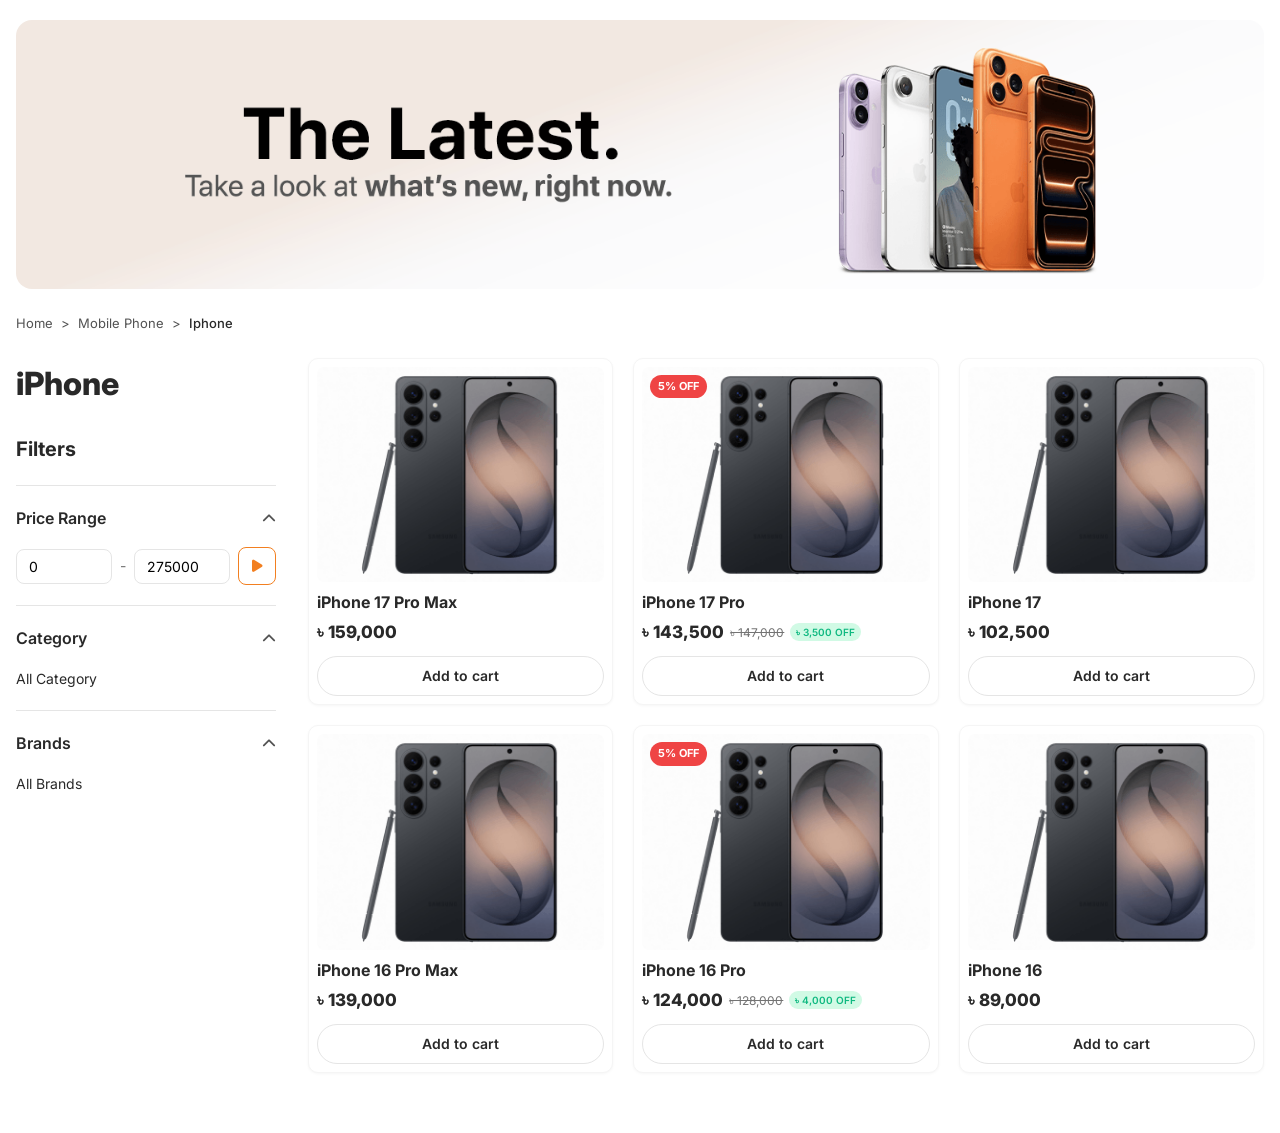
<file: product-list.html>
<!DOCTYPE html>
<html lang="en">
<head>
  <meta charset="UTF-8">
  <meta name="viewport" content="width=device-width, initial-scale=1.0">
  <title>iPhone — TechGadget</title>
  <link rel="preconnect" href="https://fonts.googleapis.com">
  <link rel="preconnect" href="https://fonts.gstatic.com" crossorigin>
  <link href="https://fonts.googleapis.com/css2?family=Inter:wght@400;500;600;700;800&display=swap" rel="stylesheet">
  <link rel="stylesheet" href="https://cdnjs.cloudflare.com/ajax/libs/font-awesome/6.5.1/css/all.min.css">

  <link rel="stylesheet" href="css/base.css">
  <link rel="stylesheet" href="css/product-list/layout.css">
  <link rel="stylesheet" href="css/product-list/banner.css">
  <link rel="stylesheet" href="css/product-list/sidebar.css">
  <link rel="stylesheet" href="css/product-list/product-card.css">
</head>
<body>

  <!-- Filter Overlay -->
  <div class="filter-overlay"></div>

  <!-- Filter Drawer (mobile) -->
  <div class="filter-drawer">
    <div class="filter-drawer-header">
      <h2>Filters</h2>
      <button class="filter-drawer-close"><i class="fas fa-times"></i></button>
    </div>

    <div class="filter-block">
      <div class="filter-header">
        <h3>Price Range</h3>
        <i class="fas fa-chevron-up"></i>
      </div>
      <div class="filter-content">
        <div class="price-range-inputs">
          <input type="number" value="0" class="price-input">
          <span class="price-separator">-</span>
          <input type="number" value="275000" class="price-input">
          <button class="price-submit"><i class="fas fa-play"></i></button>
        </div>
      </div>
    </div>

    <div class="filter-block">
      <div class="filter-header">
        <h3>Category</h3>
        <i class="fas fa-chevron-up"></i>
      </div>
      <div class="filter-content">
        <div class="filter-links">
          <a href="/category" class="filter-link-item">Laptop</a>
          <a href="/category" class="filter-link-item">Desktop</a>
          <a href="/category" class="filter-link-item">Tablet</a>
        </div>
      </div>
    </div>

    <div class="filter-block">
      <div class="filter-header">
        <h3>Brands</h3>
        <i class="fas fa-chevron-up"></i>
      </div>
      <div class="filter-content">
        <div class="filter-links">
          <a href="/brands" class="filter-link-item">Apple</a>
          <a href="/brands" class="filter-link-item">Samsung</a>
          <a href="/brands" class="filter-link-item">Google</a>
        </div>
      </div>
    </div>
  </div>

  <!-- Main Content -->
  <main class="product-list-page">
    <div class="container">

      <!-- Banner -->
      <div class="category-banner">
        <img src="assets/images/prod-list-banner.png" alt="iPhones">
      </div>

      <!-- Breadcrumb -->
      <div class="breadcrumb">
        <a href="/">Home</a> &gt; <a href="/category/mobile-phone">Mobile Phone</a> &gt; <span>Iphone</span>
      </div>

      <!-- Mobile-only title + filter button row -->
      <div class="mobile-title-row">
        <h1 class="page-title-mobile">iPhone</h1>
        <button class="filter-btn">
          Filter <i class="fas fa-sliders-h"></i>
        </button>
      </div>

      <!-- Layout Grid -->
      <div class="product-list-layout">

        <!-- Sidebar (desktop) -->
        <aside class="product-sidebar">

          <!-- Page Title (desktop — lives in left column) -->
          <h1 class="page-title">iPhone</h1>

          <h2 class="sidebar-title">Filters</h2>

          <div class="filter-block">
            <div class="filter-header">
              <h3>Price Range</h3>
              <i class="fas fa-chevron-up"></i>
            </div>
            <div class="filter-content">
              <div class="price-range-inputs">
                <input type="number" value="0" class="price-input">
                <span class="price-separator">-</span>
                <input type="number" value="275000" class="price-input">
                <button class="price-submit"><i class="fas fa-play"></i></button>
              </div>
            </div>
          </div>

          <div class="filter-block">
            <div class="filter-header">
              <h3>Category</h3>
              <i class="fas fa-chevron-up"></i>
            </div>
            <div class="filter-content">
              <div class="filter-links">
                <a href="/category" class="filter-link-item">All Category</a>
              </div>
            </div>
          </div>

          <div class="filter-block">
            <div class="filter-header">
              <h3>Brands</h3>
              <i class="fas fa-chevron-up"></i>
            </div>
            <div class="filter-content">
              <div class="filter-links">
                <a href="/brands" class="filter-link-item">All Brands</a>
              </div>
            </div>
          </div>
        </aside>

        <!-- Main Product Area -->
        <div class="product-list-main">
          <div class="products-grid">

            <!-- Product Card 1 -->
            <div class="pl-card">
              <div class="pl-card-img">
                <img src="assets/images/product.png" alt="iPhone 17 Pro Max">
              </div>
              <div class="pl-card-info">
                <h3 class="pl-card-title">iPhone 17 Pro Max</h3>
                <div class="pl-card-price-row">
                  <span class="pl-price">৳ 159,000</span>
                </div>
                <div class="pl-card-actions">
                  <a href="/product-details.html" class="btn-shop-now">Add to cart</a>
                </div>
              </div>
            </div>

            <!-- Product Card 2 -->
            <div class="pl-card">
              <div class="pl-card-img">
                <span class="pl-discount-tag">5% OFF</span>
                <img src="assets/images/product.png" alt="iPhone 17 Pro">
              </div>
              <div class="pl-card-info">
                <h3 class="pl-card-title">iPhone 17 Pro</h3>
                <div class="pl-card-price-row">
                  <span class="pl-price">৳ 143,500</span>
                  <span class="pl-old-price">৳ 147,000</span>
                  <span class="pl-discount-badge">৳ 3,500 OFF</span>
                </div>
                <div class="pl-card-actions">
                  <a href="/product-details.html" class="btn-shop-now primary">Add to cart</a>
                </div>
              </div>
            </div>

            <!-- Product Card 3 -->
            <div class="pl-card">
              <div class="pl-card-img">
                <img src="assets/images/product.png" alt="iPhone 17">
              </div>
              <div class="pl-card-info">
                <h3 class="pl-card-title">iPhone 17</h3>
                <div class="pl-card-price-row">
                  <span class="pl-price">৳ 102,500</span>
                </div>
                <div class="pl-card-actions">
                  <a href="/product-details.html" class="btn-shop-now">Add to cart</a>
                </div>
              </div>
            </div>

            <!-- Product Card 4 -->
            <div class="pl-card">
              <div class="pl-card-img">
                <img src="assets/images/product.png" alt="iPhone 16 Pro Max">
              </div>
              <div class="pl-card-info">
                <h3 class="pl-card-title">iPhone 16 Pro Max</h3>
                <div class="pl-card-price-row">
                  <span class="pl-price">৳ 139,000</span>
                </div>
                <div class="pl-card-actions">
                  <a href="/product-details.html" class="btn-shop-now">Add to cart</a>
                </div>
              </div>
            </div>

            <!-- Product Card 5 -->
            <div class="pl-card">
              <div class="pl-card-img">
                <span class="pl-discount-tag">5% OFF</span>
                <img src="assets/images/product.png" alt="iPhone 16 Pro">
              </div>
              <div class="pl-card-info">
                <h3 class="pl-card-title">iPhone 16 Pro</h3>
                <div class="pl-card-price-row">
                  <span class="pl-price">৳ 124,000</span>
                  <span class="pl-old-price">৳ 128,000</span>
                  <span class="pl-discount-badge">৳ 4,000 OFF</span>
                </div>
                <div class="pl-card-actions">
                  <a href="/product-details.html" class="btn-shop-now primary">Add to cart</a>
                </div>
              </div>
            </div>

            <!-- Product Card 6 -->
            <div class="pl-card">
              <div class="pl-card-img">
                <img src="assets/images/product.png" alt="iPhone 16">
              </div>
              <div class="pl-card-info">
                <h3 class="pl-card-title">iPhone 16</h3>
                <div class="pl-card-price-row">
                  <span class="pl-price">৳ 89,000</span>
                </div>
                <div class="pl-card-actions">
                  <a href="/product-details.html" class="btn-shop-now">Add to cart</a>
                </div>
              </div>
            </div>

          </div>
        </div>
      </div>
    </div>
  </main>

  <script src="https://cdnjs.cloudflare.com/ajax/libs/jquery/3.7.1/jquery.min.js"></script>
  <script src="js/script.js"></script>
  <script src="js/product-list/filter-drawer.js"></script>
</body>
</html>
</file>
<file: css/base.css>
:root {
  --color-primary: #F27F20;
  --color-primary-hover: #E36313;
  --color-primary-dark: #BC4A12;
  --color-primary-light: #FFF0E0;
  --color-gradient-text: linear-gradient(87deg, #F0522D 11.97%, #F4801F 37.45%, #FBAF42 59.69%, #852DF0 83.31%);
  --color-gradient-offer: linear-gradient(90deg, #F0522D, #F4801F 20%, #FBAF42 30%, #852DF0 60%);
  --color-black: #000000;
  --color-dark: #292929;
  --color-dark-2: #1A1A1A;
  --color-white: #FFFFFF;
  --color-gray-50: #FAFAFA;
  --color-gray-100: #F5F5F5;
  --color-gray-200: #E5E5E5;
  --color-gray-300: #D6D6D6;
  --color-gray-400: #737373;
  --color-gray-500: #525252;
  --color-gray-600: #424242;
  --color-gray-700: #363636;
  --color-gray-800: #292929;
  --color-gray-900: #1A1A1A;
  --color-text: #292929;
  --color-text-light: #525252;
  --color-text-muted: #737373;
  --color-border: #E5E5E5;
  --color-border-light: #F5F5F5;
  --color-bg: #FAFAFA;
  --color-danger: #FF4444;
  --color-success: #39B667;
  --color-discount-badge: #FF4444;
  --color-sale-price: #F27F20;
  --color-social-fb: #1877F2;
  --color-social-insta: #E1306C;
  --color-social-linkedin: #0077B5;
  --shadow-card: 0 12px 16px -4px rgba(16,24,40,.08), 0 4px 6px -2px rgba(16,24,40,.03);
  --shadow-sm: 0 1px 3px rgba(0,0,0,0.08);
  --shadow-md: 0 4px 12px rgba(0,0,0,0.1);
  --shadow-lg: 0 8px 24px rgba(0,0,0,0.12);
  --radius-sm: 4px;
  --radius-md: 8px;
  --radius-lg: 12px;
  --radius-xl: 16px;
  --radius-3xl: 20px;
  --radius-full: 9999px;
  --font-family: 'Inter', -apple-system, BlinkMacSystemFont, 'Segoe UI', Roboto, sans-serif;
  --container-max: 1440px;
  --header-height: 70px;
  --transition: 0.3s ease;
}

*,
*::before,
*::after {
  margin: 0;
  padding: 0;
  box-sizing: border-box;
}

html {
  scroll-behavior: smooth;
  -webkit-text-size-adjust: 100%;
}

body {
  font-family: var(--font-family);
  font-size: 14px;
  line-height: 1.6;
  color: var(--color-text);
  background: var(--color-white);
  overflow-x: hidden;
  -webkit-font-smoothing: antialiased;
}

a {
  text-decoration: none;
  color: inherit;
}

ul, ol {
  list-style: none;
}

img {
  max-width: 100%;
  height: auto;
  display: block;
}

button {
  cursor: pointer;
  border: none;
  background: none;
  font-family: inherit;
  font-size: inherit;
}

input, textarea, select {
  font-family: inherit;
  font-size: inherit;
  border: none;
  outline: none;
}

.container {
  width: 100%;
  max-width: var(--container-max);
  margin: 0 auto;
  padding: 0 16px;
}

@media (min-width: 1440px) {
  .container {
    padding: 0 48px;
  }
}

.section-padding {
  padding: 32px 0;
}

@media (min-width: 768px) {
  .section-padding {
    padding: 40px 0;
  }
}

.section-title {
  font-size: 20px;
  font-weight: 700;
  color: var(--color-text);
  margin-bottom: 20px;
}

@media (min-width: 768px) {
  .section-title {
    font-size: 24px;
  }
}

.text-gradient {
  background: var(--color-gradient-text);
  -webkit-background-clip: text;
  -webkit-text-fill-color: transparent;
  background-clip: text;
}

.text-gradient-offer {
  background: var(--color-gradient-offer);
  -webkit-background-clip: text;
  -webkit-text-fill-color: transparent;
  background-clip: text;
}

.btn {
  display: inline-flex;
  align-items: center;
  justify-content: center;
  gap: 8px;
  padding: 10px 24px;
  border-radius: var(--radius-md);
  font-weight: 500;
  transition: var(--transition);
  white-space: nowrap;
  cursor: pointer;
}

.btn-primary {
  background: var(--color-primary);
  color: var(--color-white);
}

.btn-primary:hover {
  background: var(--color-primary-hover);
}

.btn-outline {
  border: 2px solid var(--color-primary);
  color: var(--color-primary);
  background: transparent;
}

.btn-outline:hover {
  background: var(--color-primary);
  color: var(--color-white);
}

.btn-sm {
  padding: 6px 16px;
  font-size: 12px;
}

.badge {
  display: inline-flex;
  align-items: center;
  padding: 2px 8px;
  border-radius: var(--radius-sm);
  font-size: 11px;
  font-weight: 600;
}

.badge-danger {
  background: var(--color-danger);
  color: var(--color-white);
}

.sr-only {
  position: absolute;
  width: 1px;
  height: 1px;
  padding: 0;
  margin: -1px;
  overflow: hidden;
  clip: rect(0, 0, 0, 0);
  border: 0;
}

.product-section-header {
  display: flex;
  align-items: center;
  justify-content: space-between;
  margin-bottom: 20px;
}

.product-section-header .section-title {
  margin-bottom: 0;
}

.product-section-header .view-all {
  font-size: 14px;
  font-weight: 500;
  color: var(--color-primary);
  transition: var(--transition);
  display: flex;
  align-items: center;
  gap: 6px;
  white-space: nowrap;
}

.product-section-header .view-all:hover {
  gap: 10px;
}

.card-shadow {
  box-shadow: var(--shadow-card);
}
</file>
<file: css/product-list/layout.css>
/* css/product-list/layout.css */

.product-list-page {
  padding: 20px 0 60px;
  background-color: var(--color-white);
}

.breadcrumb {
  font-size: 13px;
  color: var(--color-gray-500);
  margin-bottom: 24px;
  display: flex;
  align-items: center;
  gap: 8px;
}

.breadcrumb a {
  color: var(--color-gray-500);
  transition: color 0.2s;
}

.breadcrumb a:hover {
  color: var(--color-primary);
}

.breadcrumb span {
  color: var(--color-dark);
  font-weight: 500;
}

/* Desktop page title — lives inside .product-sidebar */
.page-title {
  font-size: 32px;
  font-weight: 800;
  color: var(--color-dark);
  margin-bottom: 24px;
}

/* Mobile-only title + filter button row — hidden on desktop */
.mobile-title-row {
  display: none;
}

.page-title-mobile {
  font-size: 28px;
  font-weight: 800;
  color: var(--color-dark);
}

.product-list-layout {
  display: grid;
  grid-template-columns: 260px 1fr;
  gap: 32px;
  align-items: start;
}

/* Filter button — mobile only */
.filter-btn {
  display: none;
}

.products-grid {
  display: grid;
  grid-template-columns: repeat(3, 1fr);
  gap: 20px;
}

/* Responsive */
@media (max-width: 991px) {
  .product-list-layout {
    grid-template-columns: 1fr;
  }

  .mobile-title-row {
    display: flex;
    align-items: center;
    justify-content: space-between;
    gap: 12px;
    margin-bottom: 20px;
  }

  .products-grid {
    grid-template-columns: repeat(2, 1fr);
  }
}

@media (max-width: 767px) {
  .page-title-mobile {
    font-size: 24px;
  }

  .filter-btn {
    display: flex;
    align-items: center;
    gap: 8px;
    padding: 10px 20px;
    background: var(--color-dark);
    color: white;
    border: none;
    border-radius: 99px;
    font-size: 14px;
    font-weight: 600;
    cursor: pointer;
    flex-shrink: 0;
    white-space: nowrap;
  }

  .products-grid {
    grid-template-columns: repeat(2, 1fr);
    gap: 12px;
  }
}

@media (max-width: 480px) {
  .products-grid {
    grid-template-columns: repeat(2, 1fr);
  }
}
</file>
<file: css/product-list/banner.css>
/* css/product-list/banner.css */

.category-banner {
  border-radius: var(--radius-xl);
  overflow: hidden;
  margin-bottom: 24px;
  width: 100%;
}

.category-banner img {
  width: 100%;
  height: auto;
  display: block;
}

@media (max-width: 767px) {
  .category-banner {
    border-radius: var(--radius-lg);
  }
}
</file>
<file: css/product-list/sidebar.css>
/* css/product-list/sidebar.css */

.product-sidebar {
  background: transparent;
}

.sidebar-title {
  font-size: 20px;
  font-weight: 700;
  margin-bottom: 20px;
  color: var(--color-dark);
}

.filter-block {
  border-top: 1px solid var(--color-border);
  padding: 20px 0;
}

.filter-header {
  display: flex;
  align-items: center;
  justify-content: space-between;
  cursor: pointer;
}

.filter-header h3 {
  font-size: 16px;
  font-weight: 600;
  color: var(--color-dark);
}

.filter-header i {
  font-size: 14px;
  color: var(--color-gray-500);
}

.filter-content {
  margin-top: 16px;
}

.price-range-inputs {
  display: flex;
  align-items: center;
  gap: 8px;
}

.price-input {
  width: 100%;
  padding: 8px 12px;
  border: 1px solid var(--color-border);
  border-radius: var(--radius-md);
  font-size: 14px;
}

.price-separator {
  color: var(--color-gray-400);
}

.price-submit {
  width: 38px;
  height: 38px;
  display: flex;
  align-items: center;
  justify-content: center;
  border: 1px solid var(--color-primary);
  color: var(--color-primary);
  border-radius: var(--radius-md);
  flex-shrink: 0;
  transition: all 0.2s;
}

.price-submit:hover {
  background: var(--color-primary);
  color: white;
}

.search-series {
  width: 100%;
  padding: 10px 16px;
  background: var(--color-gray-50);
  border: 1px solid var(--color-border-light);
  border-radius: 99px;
  font-size: 14px;
  margin-bottom: 16px;
}

.filter-options {
  display: flex;
  flex-direction: column;
  gap: 12px;
}

.filter-checkbox {
  display: flex;
  align-items: center;
  gap: 10px;
  cursor: pointer;
  font-size: 14px;
  color: var(--color-dark);
}

.filter-checkbox input {
  width: 16px;
  height: 16px;
  border: 1px solid var(--color-gray-300);
  border-radius: 4px;
  cursor: pointer;
}

/* Plain link-style filter items (Category, Brands) */
.filter-links {
  display: flex;
  flex-direction: column;
  gap: 12px;
}

.filter-link-item {
  font-size: 14px;
  color: var(--color-dark);
  transition: color 0.2s;
}

.filter-link-item:hover {
  color: var(--color-primary);
}

/* ── Mobile Drawer ── */
@media (max-width: 991px) {
  .product-sidebar {
    display: none;
  }
}

/* Overlay */
.filter-overlay {
  display: none;
  position: fixed;
  inset: 0;
  background: rgba(0, 0, 0, 0.4);
  z-index: 998;
}

.filter-overlay.active {
  display: block;
}

/* Drawer */
.filter-drawer {
  position: fixed;
  top: 0;
  right: -100%;
  width: 300px;
  height: 100%;
  background: white;
  z-index: 999;
  overflow-y: auto;
  padding: 24px 20px;
  transition: right 0.3s ease;
  box-shadow: -4px 0 20px rgba(0, 0, 0, 0.1);
}

.filter-drawer.active {
  right: 0;
}

.filter-drawer-header {
  display: flex;
  align-items: center;
  justify-content: space-between;
  margin-bottom: 8px;
}

.filter-drawer-header h2 {
  font-size: 20px;
  font-weight: 700;
  color: var(--color-dark);
}

.filter-drawer-close {
  width: 36px;
  height: 36px;
  display: flex;
  align-items: center;
  justify-content: center;
  border: none;
  background: none;
  font-size: 20px;
  color: var(--color-dark);
  cursor: pointer;
}
</file>
<file: css/product-list/product-card.css>
/* css/product-list/product-card.css */

.pl-card {
  background: white;
  border: 1px solid var(--color-border-light);
  border-radius: 10px;
  padding: 8px;
  display: flex;
  flex-direction: column;
  transition: all 0.25s ease;
  box-shadow: 0 1px 3px rgba(0,0,0,0.04);
}

.pl-card:hover {
  box-shadow: 0 6px 16px rgba(0,0,0,0.08);
  transform: translateY(-2px);
}

.pl-card-img {
  position: relative;
  width: 100%;
  aspect-ratio: 4 / 3;
  background: #F9FAFB;
  border-radius: 8px;
  margin-bottom: 10px;
  overflow: hidden;
}

.pl-card-img img {
  width: 100%;
  height: 100%;
  object-fit: cover;
  transition: transform 0.4s ease;
}

.pl-card:hover .pl-card-img img {
  transform: scale(1.05);
}

/* Discount badge shown on top of the product image */
.pl-discount-tag {
  position: absolute;
  top: 8px;
  left: 8px;
  z-index: 2;
  font-size: 11px;
  font-weight: 700;
  color: white;
  background: #EF4444;
  padding: 3px 8px;
  border-radius: 99px;
}

.pl-card-title {
  font-size: 16px;
  font-weight: 700;
  color: var(--color-dark);
  margin-bottom: 6px;
  line-height: 1.3;
}

/* Price row — current price, old price, and discount badge sit side by side */
.pl-card-price-row {
  display: flex;
  align-items: center;
  flex-wrap: wrap;
  gap: 6px;
  margin-bottom: 0;
}

.pl-price {
  font-size: 17px;
  font-weight: 800;
  color: var(--color-dark);
}

.pl-old-price {
  font-size: 12px;
  color: var(--color-gray-400);
  text-decoration: line-through;
}

.pl-discount-badge {
  font-size: 10px;
  font-weight: 600;
  color: #10B981;
  background: #D1FAE5;
  padding: 1px 6px;
  border-radius: 99px;
  white-space: nowrap;
}

.pl-card-actions {
  display: flex;
  align-items: center;
  gap: 6px;
  margin-top: auto;
  padding-top: 10px;
}

.btn-shop-now {
  flex: 1;
  text-align: center;
  padding: 8px 0;
  border: 1px solid var(--color-border);
  border-radius: 99px;
  font-size: 14px;
  font-weight: 600;
  color: var(--color-dark);
  background: white;
  transition: all 0.2s;
}

.pl-card:hover .btn-shop-now {
  background: var(--color-primary);
  color: white;
  border-color: var(--color-primary);
}

/* Small screens: keep price row compact and let badge wrap below if needed */
@media (max-width: 480px) {
  .pl-card-price-row {
    gap: 4px;
  }

  .pl-price {
    font-size: 15px;
  }

  .pl-old-price {
    font-size: 11px;
  }

  .pl-discount-badge {
    font-size: 9px;
    padding: 1px 5px;
  }
}
</file>
